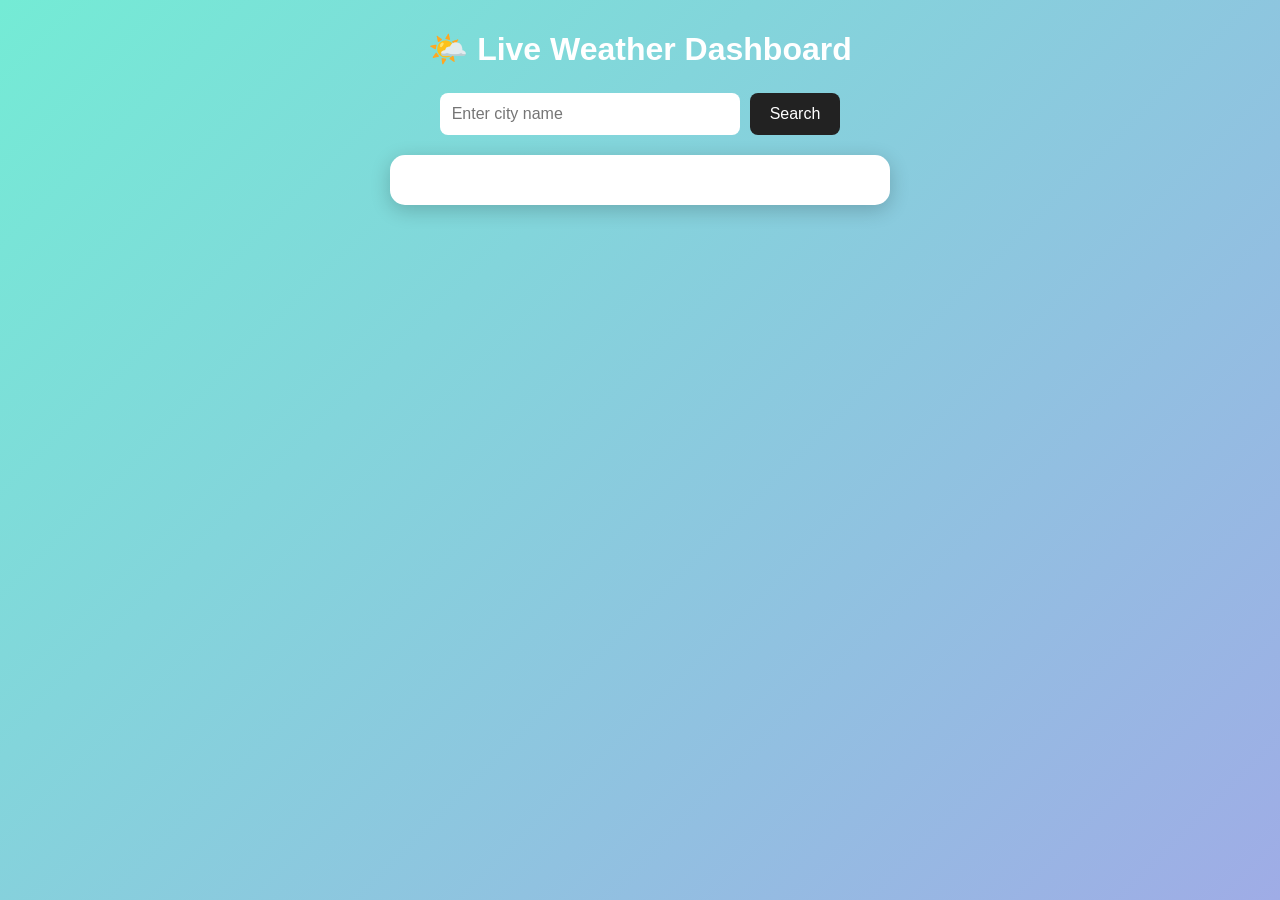
<file: Live-Weather-Dashboard/index.html>
<!DOCTYPE html>
<html lang="en">
<head>
    <meta charset="UTF-8">
    <meta name="viewport" content="width=device-width, initial-scale=1.0">
    <title>Live Weather Dashboard</title>
    <link rel="stylesheet" href="style.css">
</head>
<body>

    <div class="container">

        <h1>🌤️ Live Weather Dashboard</h1>

        <div class="search-box">
            <input type="text" id="cityInput" placeholder="Enter city name">
            <button onclick="getWeather()">Search</button>
        </div>

        <p id="message"></p>

        <div id="weather" class="weather-card"></div>

        <h2 id="forecastTitle"></h2>
        <div id="forecast" class="forecast-container"></div>

    </div>

    <script src="script.js"></script>
</body>
</html>
</file>
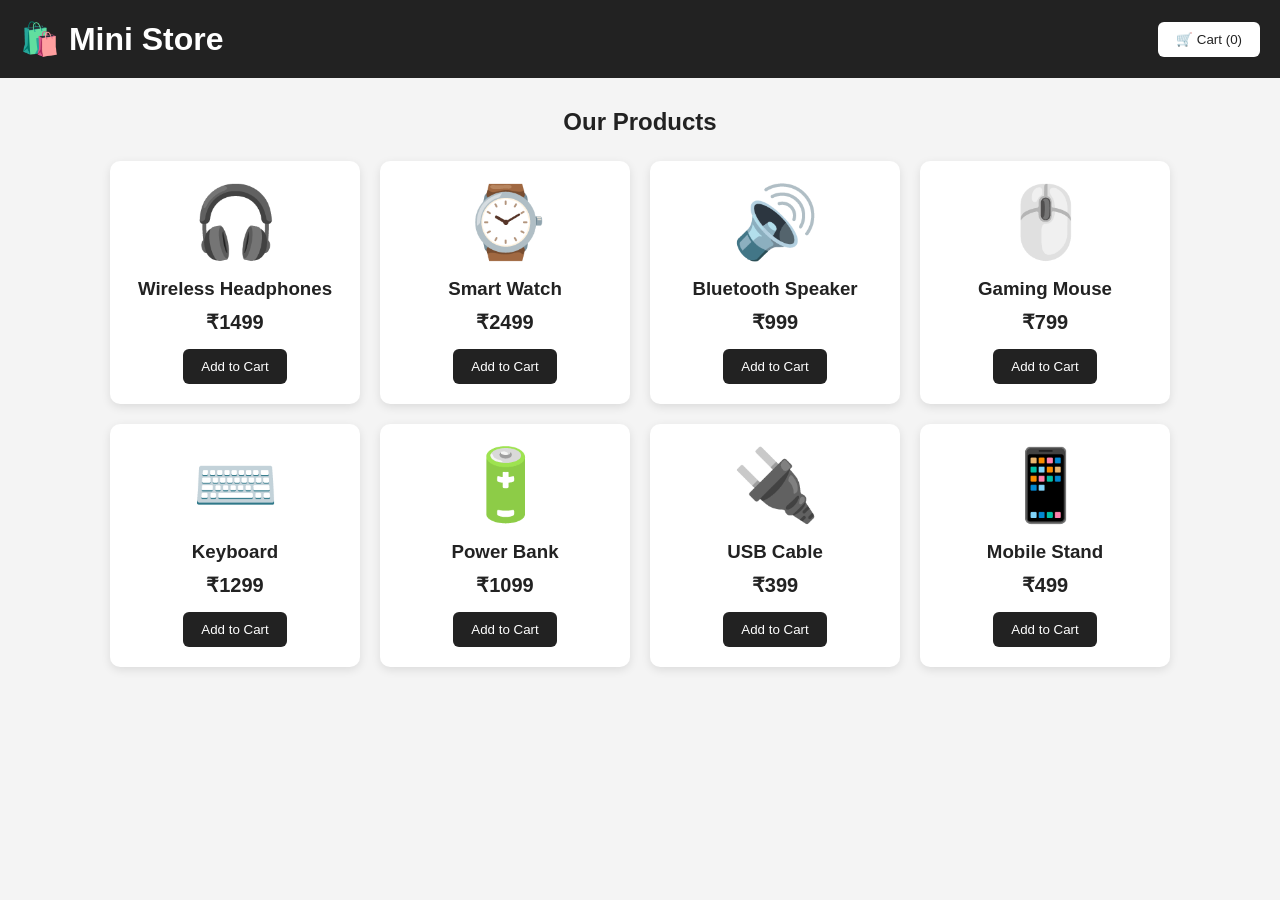
<file: Mini-E-Commerce-App/index.html>
<!DOCTYPE html>
<html lang="en">
<head>
    <meta charset="UTF-8">
    <meta name="viewport" content="width=device-width, initial-scale=1.0">
    <title>Mini E-Commerce App</title>
    <link rel="stylesheet" href="style.css">
</head>
<body>

    <header>
        <h1>🛍️ Mini Store</h1>
        <button id="cartButton">
            🛒 Cart (<span id="cartCount">0</span>)
        </button>
    </header>

    <main>
        <h2>Our Products</h2>

        <div id="productList" class="product-list"></div>
    </main>

    <!-- Cart -->
    <div id="cartModal" class="modal">
        <div class="modal-content">

            <span id="closeCart" class="close">&times;</span>

            <h2>Shopping Cart</h2>

            <div id="cartItems"></div>

            <h3>
                Total: ₹<span id="cartTotal">0</span>
            </h3>

            <button id="checkoutButton" class="checkout">
                Checkout
            </button>

        </div>
    </div>

    <!-- Checkout -->
    <div id="checkoutModal" class="modal">
        <div class="modal-content">

            <span id="closeCheckout" class="close">&times;</span>

            <h2>Checkout Preview</h2>

            <div id="checkoutDetails"></div>

            <button id="placeOrder" class="checkout">
                Place Order
            </button>

        </div>
    </div>

    <script src="script.js"></script>

</body>
</html>
</file>
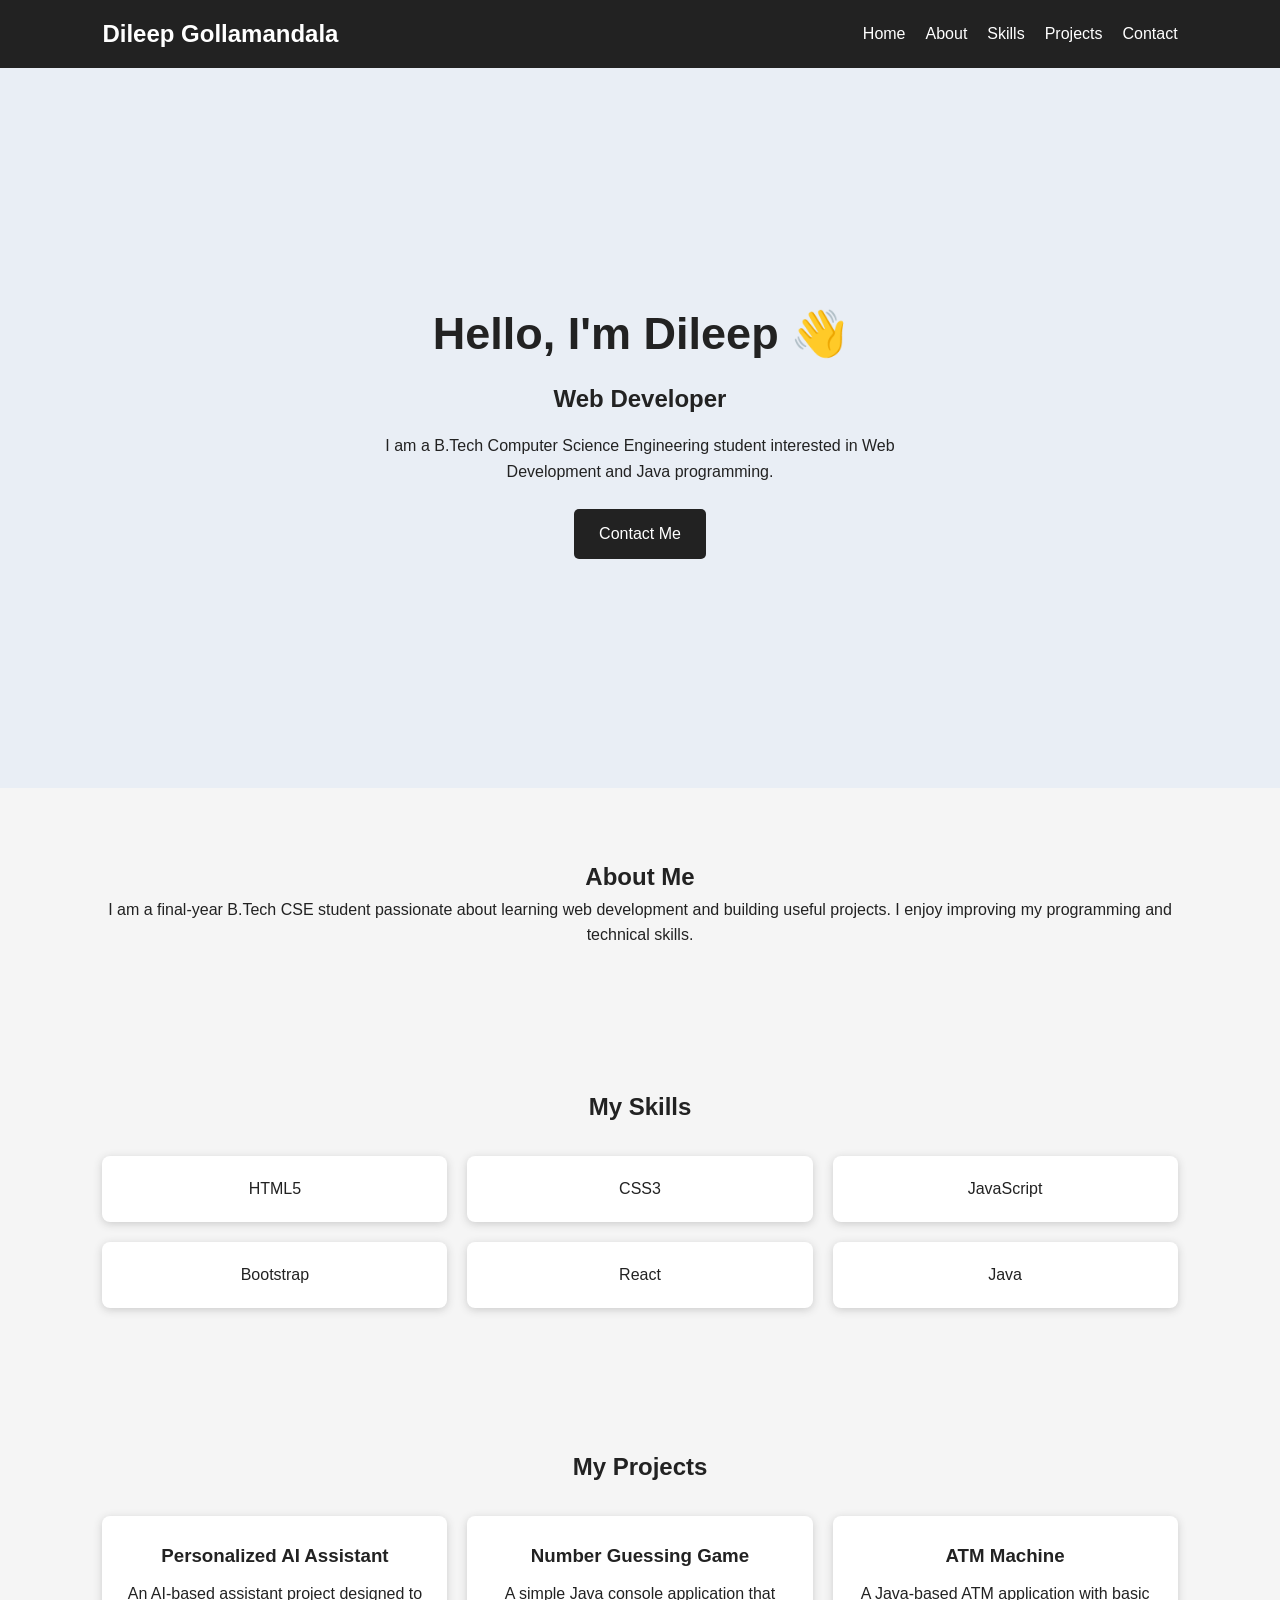
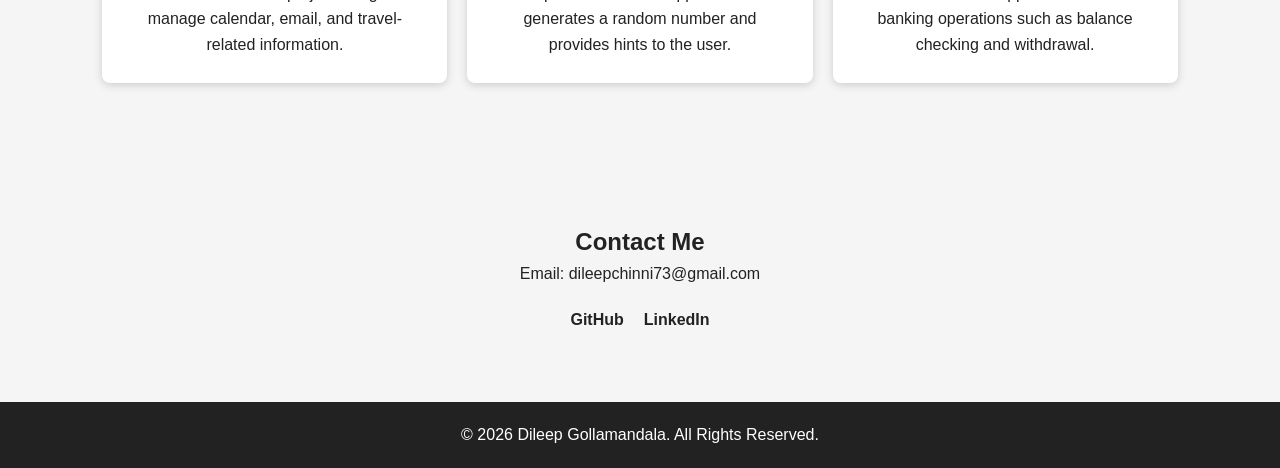
<file: Personal-Portfolio/index.html>
<!DOCTYPE html>
<html lang="en">
<head>
    <meta charset="UTF-8">
    <meta name="viewport" content="width=device-width, initial-scale=1.0">
    <title>Dileep Gollamandala | Portfolio</title>
    <link rel="stylesheet" href="style.css">
</head>

<body>

    <header>
        <nav>
            <h2>Dileep Gollamandala</h2>

            <ul>
                <li><a href="#home">Home</a></li>
                <li><a href="#about">About</a></li>
                <li><a href="#skills">Skills</a></li>
                <li><a href="#projects">Projects</a></li>
                <li><a href="#contact">Contact</a></li>
            </ul>
        </nav>
    </header>

    <main>

        <section id="home" class="hero">
            <div>
                <h1>Hello, I'm Dileep 👋</h1>
                <h2>Web Developer</h2>
                <p>
                    I am a B.Tech Computer Science Engineering student
                    interested in Web Development and Java programming.
                </p>

                <a href="#contact" class="button">Contact Me</a>
            </div>
        </section>

        <section id="about">
            <h2>About Me</h2>
            <p>
                I am a final-year B.Tech CSE student passionate about
                learning web development and building useful projects.
                I enjoy improving my programming and technical skills.
            </p>
        </section>

        <section id="skills">
            <h2>My Skills</h2>

            <div class="skills-container">
                <div>HTML5</div>
                <div>CSS3</div>
                <div>JavaScript</div>
                <div>Bootstrap</div>
                <div>React</div>
                <div>Java</div>
            </div>
        </section>

        <section id="projects">
            <h2>My Projects</h2>

            <div class="projects-container">

                <article>
                    <h3>Personalized AI Assistant</h3>
                    <p>
                        An AI-based assistant project designed to manage
                        calendar, email, and travel-related information.
                    </p>
                </article>

                <article>
                    <h3>Number Guessing Game</h3>
                    <p>
                        A simple Java console application that generates
                        a random number and provides hints to the user.
                    </p>
                </article>

                <article>
                    <h3>ATM Machine</h3>
                    <p>
                        A Java-based ATM application with basic banking
                        operations such as balance checking and withdrawal.
                    </p>
                </article>

            </div>
        </section>

        <section id="contact">
            <h2>Contact Me</h2>

            <p>Email: dileepchinni73@gmail.com</p>

            <div class="social-links">
                <a href="https://github.com/dileep-1122" target="_blank">
                    GitHub
                </a>

                <a href="#" target="_blank">
                    LinkedIn
                </a>
            </div>
        </section>

    </main>

    <footer>
        <p>© 2026 Dileep Gollamandala. All Rights Reserved.</p>
    </footer>

</body>
</html>
</file>
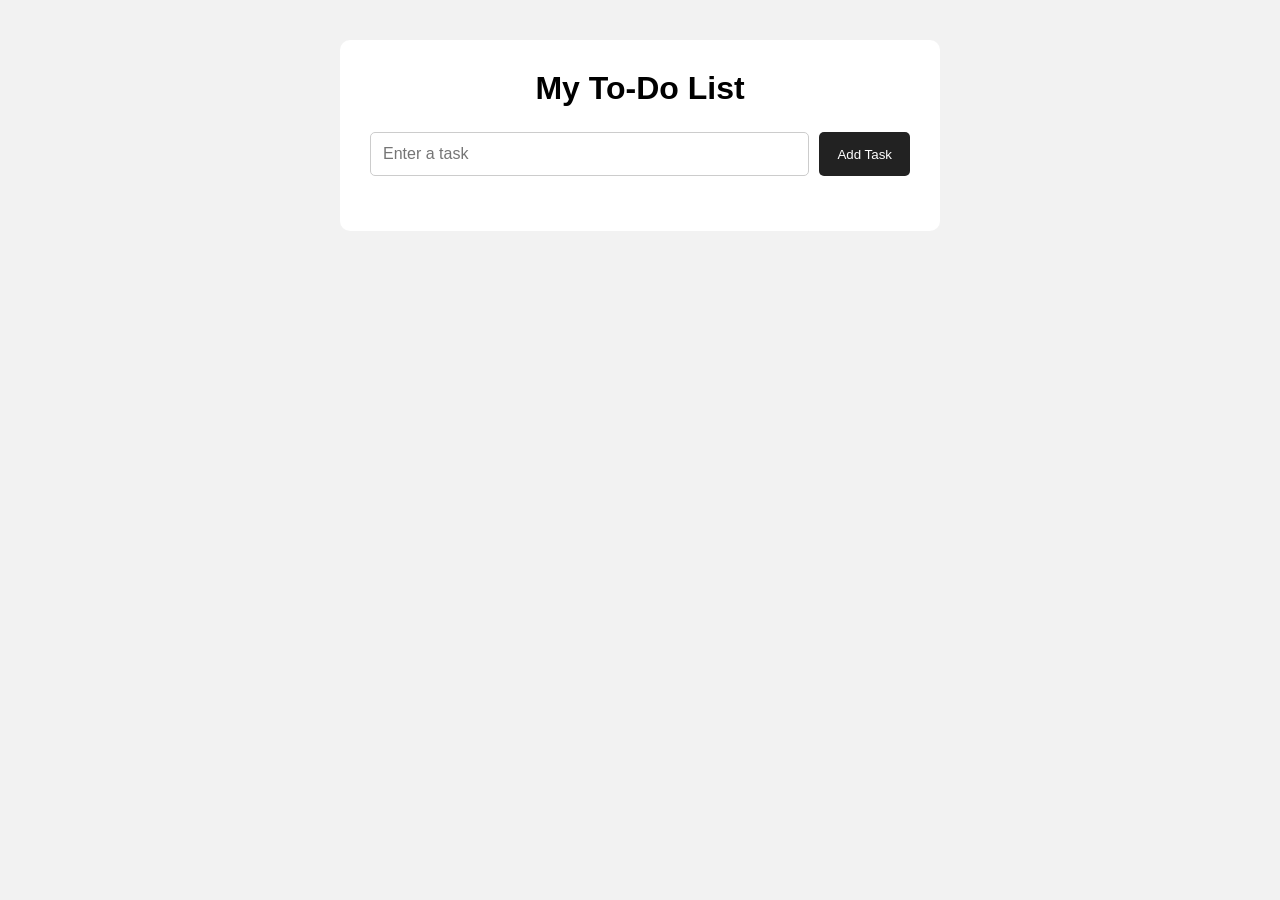
<file: Personal-Portfolio/Interactive-ToDo-List/index.html>
<!DOCTYPE html>
<html lang="en">
<head>
    <meta charset="UTF-8">
    <meta name="viewport" content="width=device-width, initial-scale=1.0">
    <title>Interactive To-Do List</title>
    <link rel="stylesheet" href="style.css">
</head>

<body>

    <main class="todo-container">
        <h1>My To-Do List</h1>

        <div class="input-area">
            <input type="text" id="taskInput" placeholder="Enter a task">
            <button id="addButton">Add Task</button>
        </div>

        <ul id="taskList"></ul>
    </main>

    <script src="script.js"></script>
</body>
</html>
</file>
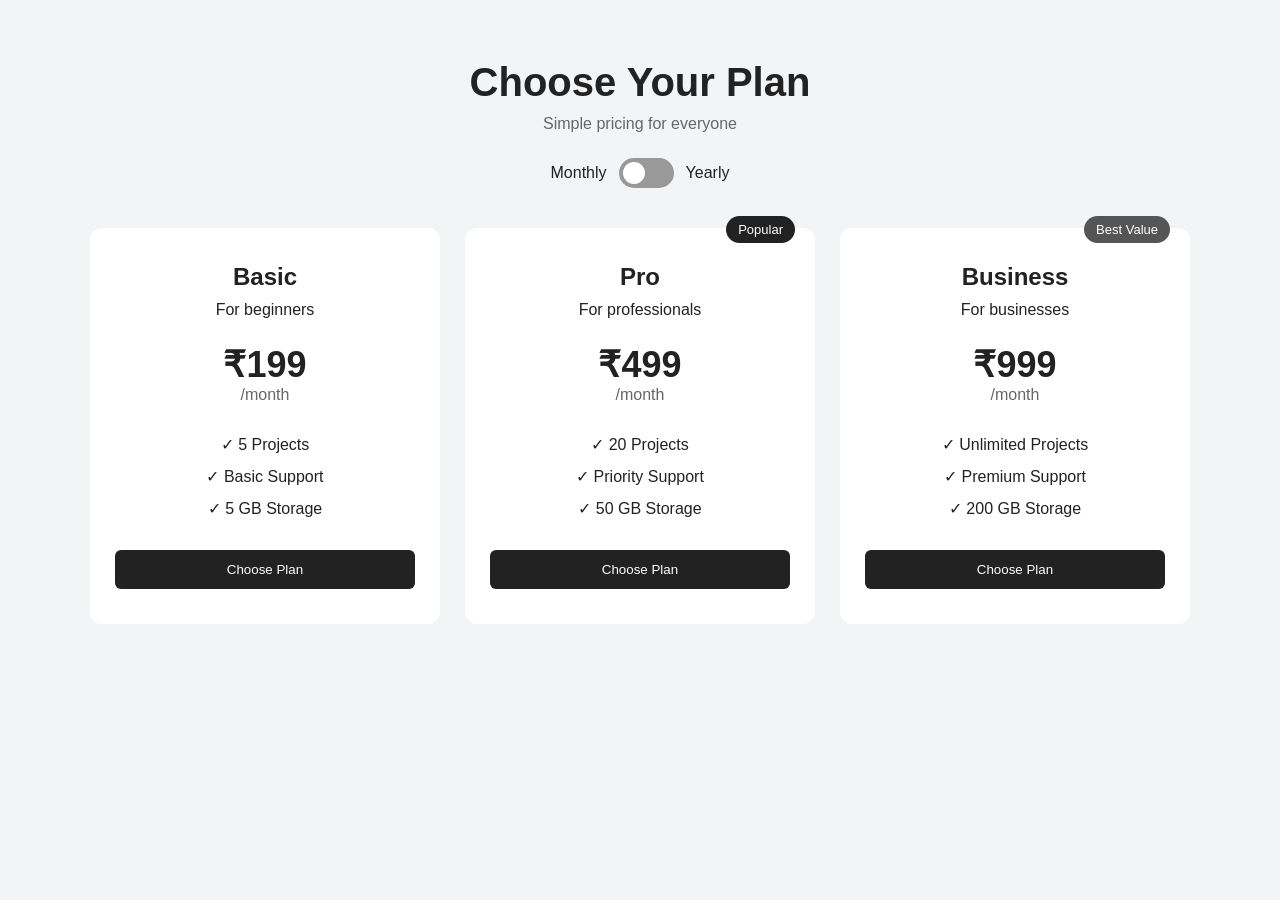
<file: Personal-Portfolio/Interactive-ToDo-List/Responsive-Pricing-Cards/index.html>
<!DOCTYPE html>
<html lang="en">
<head>
    <meta charset="UTF-8">
    <meta name="viewport" content="width=device-width, initial-scale=1.0">
    <title>Pricing Plans</title>
    <link rel="stylesheet" href="style.css">
</head>

<body>

    <main class="pricing-section">

        <h1>Choose Your Plan</h1>
        <p class="subtitle">Simple pricing for everyone</p>

        <div class="toggle-area">
            <span>Monthly</span>
            <label class="switch">
                <input type="checkbox" id="billingToggle">
                <span class="slider"></span>
            </label>
            <span>Yearly</span>
        </div>

        <div class="pricing-container">

            <article class="card">
                <h2>Basic</h2>
                <p>For beginners</p>

                <h3 class="price" data-monthly="₹199" data-yearly="₹1,999">
                    ₹199
                </h3>
                <span class="period">/month</span>

                <ul>
                    <li>✓ 5 Projects</li>
                    <li>✓ Basic Support</li>
                    <li>✓ 5 GB Storage</li>
                </ul>

                <button>Choose Plan</button>
            </article>

            <article class="card popular">

                <span class="badge">Popular</span>

                <h2>Pro</h2>
                <p>For professionals</p>

                <h3 class="price" data-monthly="₹499" data-yearly="₹4,999">
                    ₹499
                </h3>
                <span class="period">/month</span>

                <ul>
                    <li>✓ 20 Projects</li>
                    <li>✓ Priority Support</li>
                    <li>✓ 50 GB Storage</li>
                </ul>

                <button>Choose Plan</button>
            </article>

            <article class="card">
                <span class="badge best">Best Value</span>

                <h2>Business</h2>
                <p>For businesses</p>

                <h3 class="price" data-monthly="₹999" data-yearly="₹9,999">
                    ₹999
                </h3>
                <span class="period">/month</span>

                <ul>
                    <li>✓ Unlimited Projects</li>
                    <li>✓ Premium Support</li>
                    <li>✓ 200 GB Storage</li>
                </ul>

                <button>Choose Plan</button>
            </article>

        </div>

    </main>

    <script src="script.js"></script>
</body>
</html>
</file>
<file: Live-Weather-Dashboard/style.css>
* {
    box-sizing: border-box;
    margin: 0;
    padding: 0;
}

body {
    font-family: Arial, sans-serif;
    background: linear-gradient(135deg, #74ebd5, #9face6);
    min-height: 100vh;
    padding: 30px 15px;
}

.container {
    max-width: 1000px;
    margin: auto;
    text-align: center;
}

h1 {
    color: white;
    margin-bottom: 25px;
}

.search-box {
    display: flex;
    justify-content: center;
    gap: 10px;
    margin-bottom: 20px;
}

.search-box input {
    width: 300px;
    padding: 12px;
    border: none;
    border-radius: 8px;
    font-size: 16px;
    outline: none;
}

.search-box button {
    padding: 12px 20px;
    border: none;
    border-radius: 8px;
    background: #222;
    color: white;
    cursor: pointer;
    font-size: 16px;
}

.search-box button:hover {
    background: #444;
}

#message {
    color: #b00020;
    font-weight: bold;
    margin: 10px;
}

.weather-card {
    background: white;
    border-radius: 15px;
    padding: 25px;
    margin: 20px auto;
    max-width: 500px;
    box-shadow: 0 5px 20px rgba(0, 0, 0, 0.2);
}

.weather-card h2 {
    margin-bottom: 10px;
}

.weather-icon {
    font-size: 60px;
    margin: 10px;
}

.temperature {
    font-size: 40px;
    font-weight: bold;
}

.details {
    margin-top: 15px;
    display: flex;
    justify-content: space-around;
}

h2 {
    color: white;
    margin: 25px 0 15px;
}

.forecast-container {
    display: grid;
    grid-template-columns: repeat(5, 1fr);
    gap: 15px;
}

.forecast-card {
    background: white;
    padding: 20px 10px;
    border-radius: 12px;
    box-shadow: 0 4px 10px rgba(0, 0, 0, 0.15);
}

.forecast-icon {
    font-size: 35px;
    margin: 10px;
}

.forecast-temp {
    font-weight: bold;
}

@media (max-width: 700px) {
    .forecast-container {
        grid-template-columns: repeat(2, 1fr);
    }

    .search-box {
        flex-direction: column;
        align-items: center;
    }

    .search-box input {
        width: 100%;
    }

    .search-box button {
        width: 100%;
    }
}
</file>
<file: Mini-E-Commerce-App/style.css>
* {
    margin: 0;
    padding: 0;
    box-sizing: border-box;
}

body {
    font-family: Arial, sans-serif;
    background: #f4f4f4;
    color: #222;
}

header {
    background: #222;
    color: white;
    padding: 20px;
    display: flex;
    justify-content: space-between;
    align-items: center;
}

header button {
    background: white;
    color: #222;
    border: none;
    padding: 10px 18px;
    border-radius: 6px;
    cursor: pointer;
}

main {
    max-width: 1100px;
    margin: 30px auto;
    padding: 0 20px;
}

main h2 {
    text-align: center;
    margin-bottom: 25px;
}

.product-list {
    display: grid;
    grid-template-columns: repeat(4, 1fr);
    gap: 20px;
}

.product {
    background: white;
    padding: 20px;
    border-radius: 10px;
    text-align: center;
    box-shadow: 0 3px 10px rgba(0, 0, 0, 0.1);
}

.product .image {
    font-size: 70px;
    margin-bottom: 15px;
}

.product h3 {
    margin-bottom: 10px;
}

.price {
    font-size: 20px;
    font-weight: bold;
    margin-bottom: 15px;
}

.add-button {
    background: #222;
    color: white;
    border: none;
    padding: 10px 18px;
    border-radius: 6px;
    cursor: pointer;
}

.add-button:hover {
    background: #444;
}

/* Modal */

.modal {
    display: none;
    position: fixed;
    inset: 0;
    background: rgba(0, 0, 0, 0.6);
    justify-content: center;
    align-items: center;
    padding: 20px;
}

.modal-content {
    background: white;
    width: 500px;
    max-width: 100%;
    padding: 25px;
    border-radius: 10px;
    position: relative;
}

.close {
    position: absolute;
    right: 20px;
    top: 10px;
    font-size: 30px;
    cursor: pointer;
}

.cart-item {
    display: flex;
    justify-content: space-between;
    align-items: center;
    padding: 12px 0;
    border-bottom: 1px solid #ddd;
}

.quantity button {
    padding: 4px 9px;
    margin: 0 5px;
    cursor: pointer;
}

.remove {
    background: #e53935;
    color: white;
    border: none;
    padding: 6px 10px;
    border-radius: 4px;
    cursor: pointer;
}

.checkout {
    width: 100%;
    margin-top: 20px;
    padding: 12px;
    border: none;
    background: #222;
    color: white;
    border-radius: 6px;
    cursor: pointer;
}

.checkout:hover {
    background: #444;
}

#checkoutDetails {
    margin-top: 15px;
    line-height: 2;
}

/* Responsive */

@media (max-width: 900px) {
    .product-list {
        grid-template-columns: repeat(2, 1fr);
    }
}

@media (max-width: 600px) {

    header {
        flex-direction: column;
        gap: 15px;
    }

    .product-list {
        grid-template-columns: 1fr;
    }

    .modal-content {
        width: 100%;
    }
}
</file>
<file: Personal-Portfolio/style.css>
* {
    margin: 0;
    padding: 0;
    box-sizing: border-box;
}

html {
    scroll-behavior: smooth;
}

body {
    font-family: Arial, sans-serif;
    line-height: 1.6;
    background: #f5f5f5;
    color: #222;
}

header {
    background: #222;
    padding: 15px 8%;
}

nav {
    display: flex;
    justify-content: space-between;
    align-items: center;
}

nav h2 {
    color: white;
}

nav ul {
    display: flex;
    gap: 20px;
    list-style: none;
}

nav a {
    color: white;
    text-decoration: none;
}

nav a:hover {
    text-decoration: underline;
}

section {
    padding: 70px 8%;
    text-align: center;
}

.hero {
    min-height: 80vh;
    display: grid;
    place-items: center;
    background: #e9eef5;
}

.hero h1 {
    font-size: 45px;
    margin-bottom: 10px;
}

.hero h2 {
    margin-bottom: 15px;
}

.hero p {
    max-width: 600px;
    margin: 0 auto 25px;
}

.button {
    display: inline-block;
    padding: 12px 25px;
    background: #222;
    color: white;
    text-decoration: none;
    border-radius: 5px;
}

.skills-container {
    margin-top: 30px;
    display: grid;
    grid-template-columns: repeat(3, 1fr);
    gap: 20px;
}

.skills-container div {
    padding: 20px;
    background: white;
    border-radius: 8px;
    box-shadow: 0 2px 8px #ccc;
}

.projects-container {
    margin-top: 30px;
    display: grid;
    grid-template-columns: repeat(3, 1fr);
    gap: 20px;
}

.projects-container article {
    background: white;
    padding: 25px;
    border-radius: 8px;
    box-shadow: 0 2px 8px #ccc;
}

.projects-container h3 {
    margin-bottom: 10px;
}

.social-links {
    margin-top: 20px;
    display: flex;
    justify-content: center;
    gap: 20px;
}

.social-links a {
    text-decoration: none;
    color: #222;
    font-weight: bold;
}

footer {
    text-align: center;
    padding: 20px;
    background: #222;
    color: white;
}

@media (max-width: 768px) {

    nav {
        flex-direction: column;
        gap: 15px;
    }

    nav ul {
        flex-wrap: wrap;
        justify-content: center;
    }

    .hero h1 {
        font-size: 32px;
    }

    .skills-container,
    .projects-container {
        grid-template-columns: 1fr;
    }

    section {
        padding: 50px 5%;
    }
}
</file>
<file: Personal-Portfolio/Interactive-ToDo-List/style.css>
* {
    box-sizing: border-box;
    margin: 0;
    padding: 0;
}

body {
    font-family: Arial, sans-serif;
    background: #f2f2f2;
    padding: 40px 20px;
}

.todo-container {
    max-width: 600px;
    margin: auto;
    background: white;
    padding: 30px;
    border-radius: 10px;
}

h1 {
    text-align: center;
    margin-bottom: 25px;
}

.input-area {
    display: flex;
    gap: 10px;
    margin-bottom: 25px;
}

#taskInput {
    flex: 1;
    padding: 12px;
    border: 1px solid #ccc;
    border-radius: 5px;
    font-size: 16px;
}

button {
    padding: 12px 18px;
    border: none;
    border-radius: 5px;
    cursor: pointer;
}

#addButton {
    background: #222;
    color: white;
}

#taskList {
    list-style: none;
}

.task {
    display: flex;
    justify-content: space-between;
    align-items: center;
    gap: 10px;
    padding: 12px;
    margin-bottom: 10px;
    background: #f5f5f5;
    border-radius: 5px;
}

.task-text {
    flex: 1;
    cursor: pointer;
}

.completed {
    text-decoration: line-through;
    opacity: 0.6;
}

.delete-button {
    background: #222;
    color: white;
}

@media (max-width: 600px) {
    .input-area {
        flex-direction: column;
    }

    .task {
        align-items: flex-start;
    }
}
</file>
<file: Personal-Portfolio/Interactive-ToDo-List/Responsive-Pricing-Cards/style.css>
* {
    margin: 0;
    padding: 0;
    box-sizing: border-box;
}

body {
    font-family: Arial, sans-serif;
    background: #f3f4f6;
    color: #222;
}

.pricing-section {
    text-align: center;
    padding: 60px 20px;
}

.pricing-section h1 {
    font-size: 40px;
    margin-bottom: 10px;
}

.subtitle {
    margin-bottom: 25px;
    color: #666;
}

.toggle-area {
    display: flex;
    justify-content: center;
    align-items: center;
    gap: 12px;
    margin-bottom: 40px;
}

.switch {
    position: relative;
    width: 55px;
    height: 30px;
}

.switch input {
    display: none;
}

.slider {
    position: absolute;
    inset: 0;
    background: #999;
    border-radius: 30px;
    cursor: pointer;
    transition: 0.3s;
}

.slider::before {
    content: "";
    position: absolute;
    width: 22px;
    height: 22px;
    left: 4px;
    top: 4px;
    background: white;
    border-radius: 50%;
    transition: 0.3s;
}

input:checked + .slider::before {
    transform: translateX(25px);
}

.pricing-container {
    max-width: 1100px;
    margin: auto;
    display: grid;
    grid-template-columns: repeat(3, 1fr);
    gap: 25px;
}

.card {
    position: relative;
    background: white;
    padding: 35px 25px;
    border-radius: 12px;
    transition: transform 0.3s, box-shadow 0.3s;
}

.card:hover {
    transform: translateY(-10px);
    box-shadow: 0 10px 25px #ccc;
}

.card h2 {
    margin-bottom: 10px;
}

.card h3 {
    font-size: 36px;
    margin-top: 25px;
}

.period {
    color: #666;
}

.card ul {
    list-style: none;
    margin: 25px 0;
    line-height: 2;
}

.card button {
    width: 100%;
    padding: 12px;
    border: none;
    border-radius: 6px;
    background: #222;
    color: white;
    cursor: pointer;
}

.badge {
    position: absolute;
    top: -12px;
    right: 20px;
    padding: 6px 12px;
    background: #222;
    color: white;
    border-radius: 15px;
    font-size: 13px;
}

.best {
    background: #555;
}

@media (max-width: 768px) {

    .pricing-section h1 {
        font-size: 32px;
    }

    .pricing-container {
        grid-template-columns: 1fr;
        max-width: 400px;
    }
}
</file>
